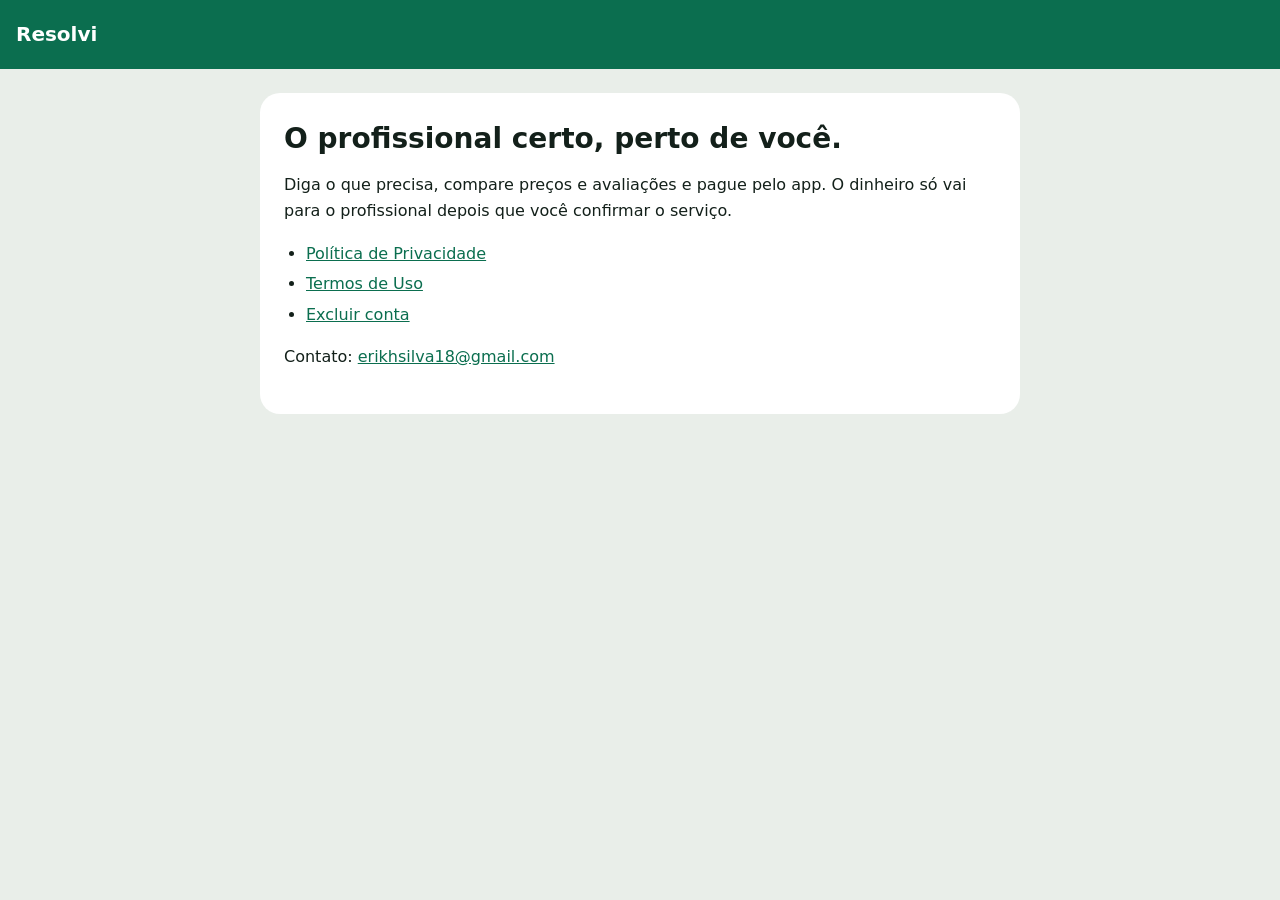
<file: index.html>
<!doctype html>
<html lang="pt-BR">
<head>
<meta charset="utf-8">
<meta name="viewport" content="width=device-width, initial-scale=1">
<title>Resolvi</title>
<link rel="stylesheet" href="style.css">
</head>
<body>
<header><a href="./">Resolvi</a></header>
<main>
<h1>O profissional certo, perto de você.</h1>
<p>Diga o que precisa, compare preços e avaliações e pague pelo app. O dinheiro só vai para o profissional depois
que você confirmar o serviço.</p>
<ul>
<li><a href="privacidade/">Política de Privacidade</a></li>
<li><a href="termos/">Termos de Uso</a></li>
<li><a href="excluir-conta/">Excluir conta</a></li>
</ul>
<p>Contato: <a href="mailto:erikhsilva18@gmail.com">erikhsilva18@gmail.com</a></p>
</main>
</body>
</html>
</file>
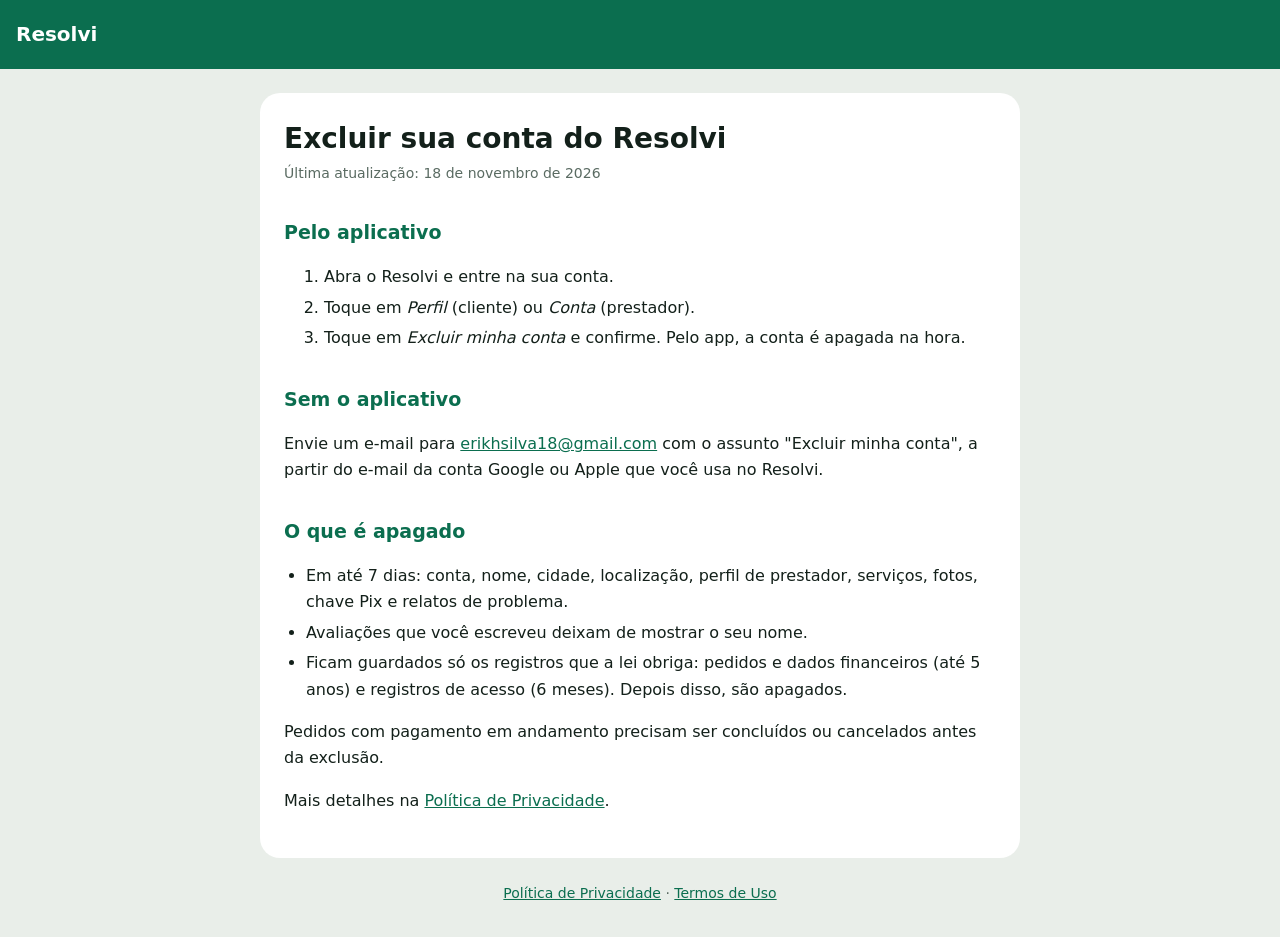
<file: excluir-conta/index.html>
<!doctype html>
<html lang="pt-BR">
<head>
<meta charset="utf-8">
<meta name="viewport" content="width=device-width, initial-scale=1">
<title>Excluir Conta · Resolvi</title>
<link rel="stylesheet" href="../style.css">
</head>
<body>
<header><a href="../">Resolvi</a></header>
<main>
<h1>Excluir sua conta do Resolvi</h1>
<p class="data">Última atualização: 18 de novembro de 2026</p>

<h2>Pelo aplicativo</h2>
<ol>
<li>Abra o Resolvi e entre na sua conta.</li>
<li>Toque em <em>Perfil</em> (cliente) ou <em>Conta</em> (prestador).</li>
<li>Toque em <em>Excluir minha conta</em> e confirme. Pelo app, a conta é apagada na hora.</li>
</ol>

<h2>Sem o aplicativo</h2>
<p>Envie um e-mail para <a href="mailto:erikhsilva18@gmail.com?subject=Excluir%20minha%20conta">erikhsilva18@gmail.com</a>
com o assunto "Excluir minha conta", a partir do e-mail da conta Google ou Apple que você usa no Resolvi.</p>

<h2>O que é apagado</h2>
<ul>
<li>Em até 7 dias: conta, nome, cidade, localização, perfil de prestador, serviços, fotos, chave Pix e relatos de problema.</li>
<li>Avaliações que você escreveu deixam de mostrar o seu nome.</li>
<li>Ficam guardados só os registros que a lei obriga: pedidos e dados financeiros (até 5 anos) e registros de acesso (6 meses). Depois disso, são apagados.</li>
</ul>
<p>Pedidos com pagamento em andamento precisam ser concluídos ou cancelados antes da exclusão.</p>
<p>Mais detalhes na <a href="../privacidade/">Política de Privacidade</a>.</p>
</main>
<footer><a href="../privacidade/">Política de Privacidade</a> · <a href="../termos/">Termos de Uso</a></footer>
</body>
</html>
</file>
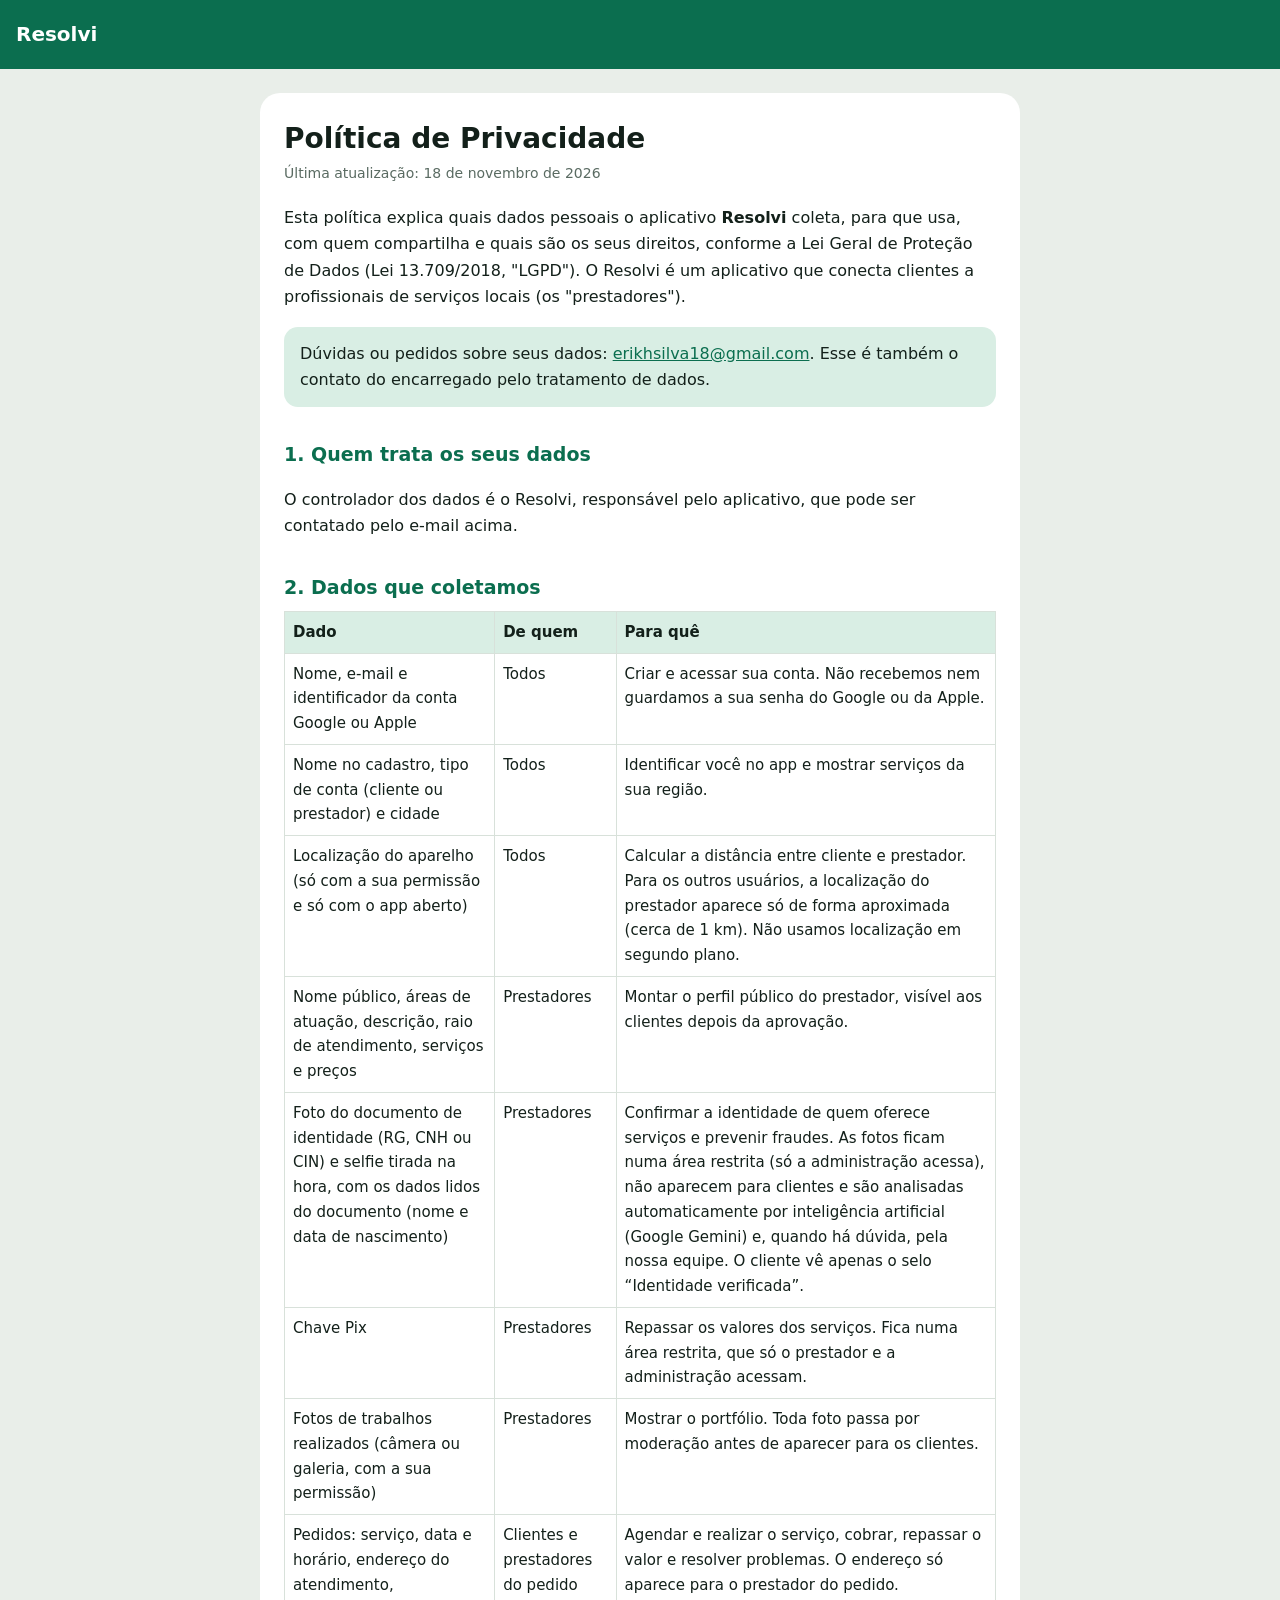
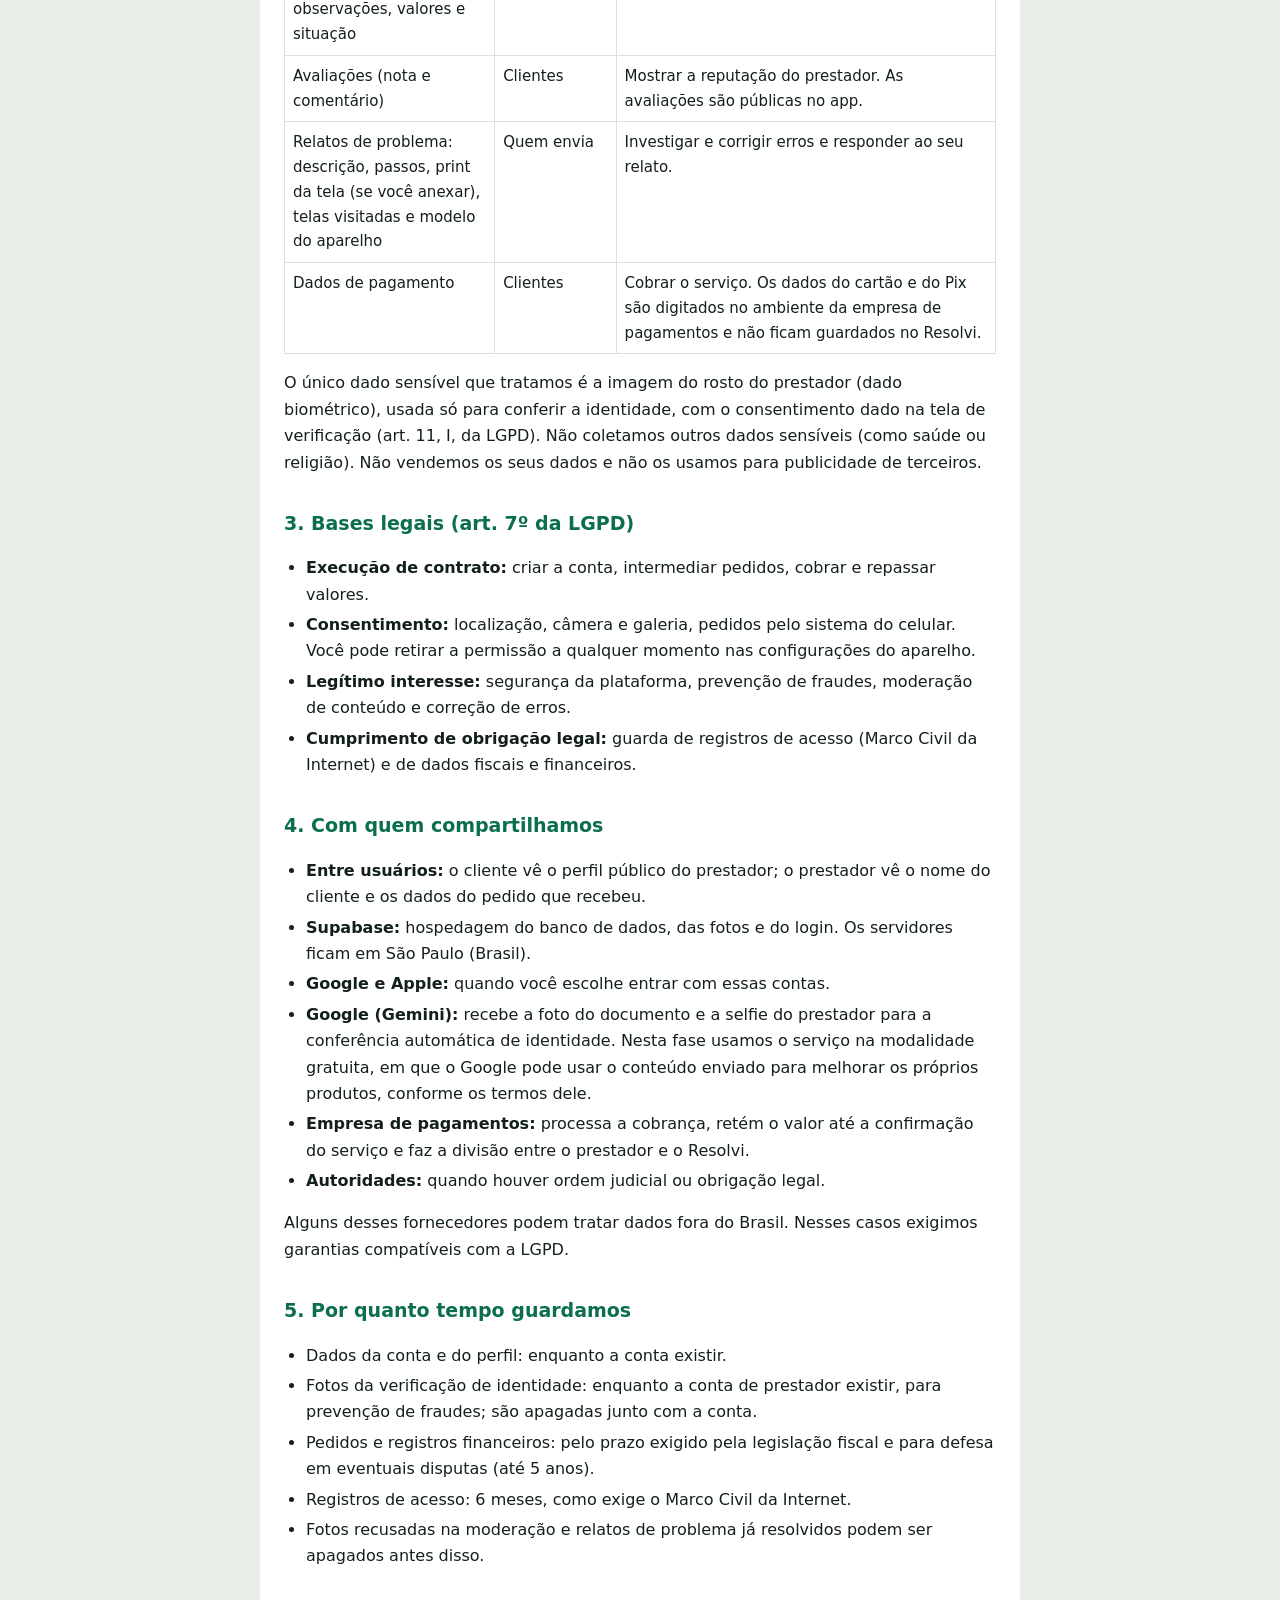
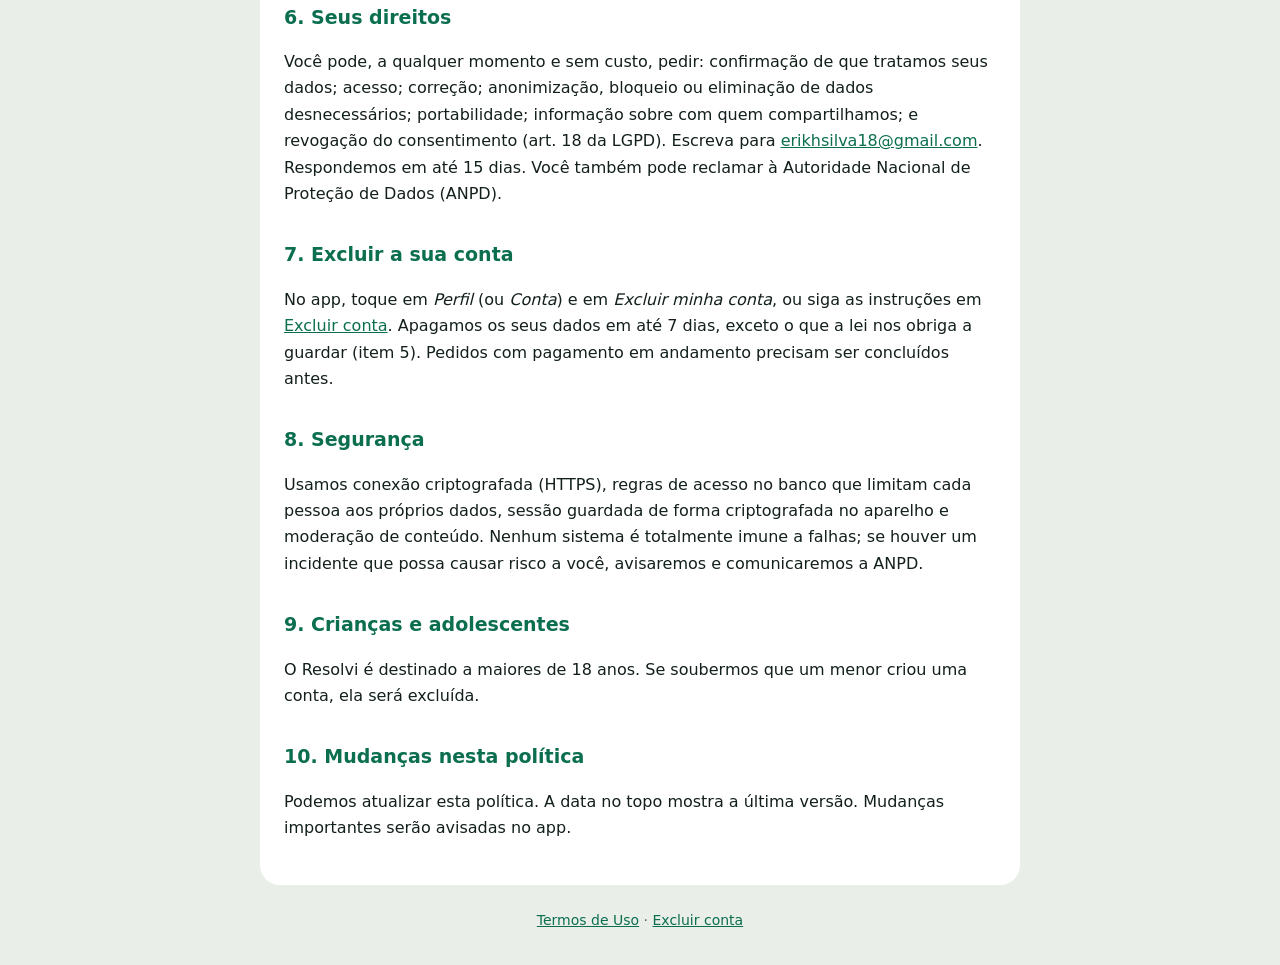
<file: privacidade/index.html>
<!doctype html>
<html lang="pt-BR">
<head>
<meta charset="utf-8">
<meta name="viewport" content="width=device-width, initial-scale=1">
<title>Política de Privacidade · Resolvi</title>
<link rel="stylesheet" href="../style.css">
</head>
<body>
<header><a href="../">Resolvi</a></header>
<main>
<h1>Política de Privacidade</h1>
<p class="data">Última atualização: 18 de novembro de 2026</p>

<p>Esta política explica quais dados pessoais o aplicativo <strong>Resolvi</strong> coleta, para que usa, com quem
compartilha e quais são os seus direitos, conforme a Lei Geral de Proteção de Dados (Lei 13.709/2018, "LGPD").
O Resolvi é um aplicativo que conecta clientes a profissionais de serviços locais (os "prestadores").</p>

<div class="caixa">Dúvidas ou pedidos sobre seus dados: <a href="mailto:erikhsilva18@gmail.com">erikhsilva18@gmail.com</a>.
Esse é também o contato do encarregado pelo tratamento de dados.</div>

<h2>1. Quem trata os seus dados</h2>
<p>O controlador dos dados é o Resolvi, responsável pelo aplicativo, que pode ser contatado pelo e-mail acima.</p>

<h2>2. Dados que coletamos</h2>
<table>
<tr><th>Dado</th><th>De quem</th><th>Para quê</th></tr>
<tr><td>Nome, e-mail e identificador da conta Google ou Apple</td><td>Todos</td><td>Criar e acessar sua conta. Não recebemos nem guardamos a sua senha do Google ou da Apple.</td></tr>
<tr><td>Nome no cadastro, tipo de conta (cliente ou prestador) e cidade</td><td>Todos</td><td>Identificar você no app e mostrar serviços da sua região.</td></tr>
<tr><td>Localização do aparelho (só com a sua permissão e só com o app aberto)</td><td>Todos</td><td>Calcular a distância entre cliente e prestador. Para os outros usuários, a localização do prestador aparece só de forma aproximada (cerca de 1 km). Não usamos localização em segundo plano.</td></tr>
<tr><td>Nome público, áreas de atuação, descrição, raio de atendimento, serviços e preços</td><td>Prestadores</td><td>Montar o perfil público do prestador, visível aos clientes depois da aprovação.</td></tr>
<tr><td>Foto do documento de identidade (RG, CNH ou CIN) e selfie tirada na hora, com os dados lidos do documento (nome e data de nascimento)</td><td>Prestadores</td><td>Confirmar a identidade de quem oferece serviços e prevenir fraudes. As fotos ficam numa área restrita (só a administração acessa), não aparecem para clientes e são analisadas automaticamente por inteligência artificial (Google Gemini) e, quando há dúvida, pela nossa equipe. O cliente vê apenas o selo “Identidade verificada”.</td></tr>
<tr><td>Chave Pix</td><td>Prestadores</td><td>Repassar os valores dos serviços. Fica numa área restrita, que só o prestador e a administração acessam.</td></tr>
<tr><td>Fotos de trabalhos realizados (câmera ou galeria, com a sua permissão)</td><td>Prestadores</td><td>Mostrar o portfólio. Toda foto passa por moderação antes de aparecer para os clientes.</td></tr>
<tr><td>Pedidos: serviço, data e horário, endereço do atendimento, observações, valores e situação</td><td>Clientes e prestadores do pedido</td><td>Agendar e realizar o serviço, cobrar, repassar o valor e resolver problemas. O endereço só aparece para o prestador do pedido.</td></tr>
<tr><td>Avaliações (nota e comentário)</td><td>Clientes</td><td>Mostrar a reputação do prestador. As avaliações são públicas no app.</td></tr>
<tr><td>Relatos de problema: descrição, passos, print da tela (se você anexar), telas visitadas e modelo do aparelho</td><td>Quem envia</td><td>Investigar e corrigir erros e responder ao seu relato.</td></tr>
<tr><td>Dados de pagamento</td><td>Clientes</td><td>Cobrar o serviço. Os dados do cartão e do Pix são digitados no ambiente da empresa de pagamentos e não ficam guardados no Resolvi.</td></tr>
</table>
<p>O único dado sensível que tratamos é a imagem do rosto do prestador (dado biométrico), usada só para conferir a
identidade, com o consentimento dado na tela de verificação (art. 11, I, da LGPD). Não coletamos outros dados sensíveis
(como saúde ou religião). Não vendemos os seus dados e não os usamos para publicidade de terceiros.</p>

<h2>3. Bases legais (art. 7º da LGPD)</h2>
<ul>
<li><strong>Execução de contrato:</strong> criar a conta, intermediar pedidos, cobrar e repassar valores.</li>
<li><strong>Consentimento:</strong> localização, câmera e galeria, pedidos pelo sistema do celular. Você pode retirar a permissão a qualquer momento nas configurações do aparelho.</li>
<li><strong>Legítimo interesse:</strong> segurança da plataforma, prevenção de fraudes, moderação de conteúdo e correção de erros.</li>
<li><strong>Cumprimento de obrigação legal:</strong> guarda de registros de acesso (Marco Civil da Internet) e de dados fiscais e financeiros.</li>
</ul>

<h2>4. Com quem compartilhamos</h2>
<ul>
<li><strong>Entre usuários:</strong> o cliente vê o perfil público do prestador; o prestador vê o nome do cliente e os dados do pedido que recebeu.</li>
<li><strong>Supabase:</strong> hospedagem do banco de dados, das fotos e do login. Os servidores ficam em São Paulo (Brasil).</li>
<li><strong>Google e Apple:</strong> quando você escolhe entrar com essas contas.</li>
<li><strong>Google (Gemini):</strong> recebe a foto do documento e a selfie do prestador para a conferência automática de identidade. Nesta fase usamos o serviço na modalidade gratuita, em que o Google pode usar o conteúdo enviado para melhorar os próprios produtos, conforme os termos dele.</li>
<li><strong>Empresa de pagamentos:</strong> processa a cobrança, retém o valor até a confirmação do serviço e faz a divisão entre o prestador e o Resolvi.</li>
<li><strong>Autoridades:</strong> quando houver ordem judicial ou obrigação legal.</li>
</ul>
<p>Alguns desses fornecedores podem tratar dados fora do Brasil. Nesses casos exigimos garantias compatíveis com a LGPD.</p>

<h2>5. Por quanto tempo guardamos</h2>
<ul>
<li>Dados da conta e do perfil: enquanto a conta existir.</li>
<li>Fotos da verificação de identidade: enquanto a conta de prestador existir, para prevenção de fraudes; são apagadas junto com a conta.</li>
<li>Pedidos e registros financeiros: pelo prazo exigido pela legislação fiscal e para defesa em eventuais disputas (até 5 anos).</li>
<li>Registros de acesso: 6 meses, como exige o Marco Civil da Internet.</li>
<li>Fotos recusadas na moderação e relatos de problema já resolvidos podem ser apagados antes disso.</li>
</ul>

<h2>6. Seus direitos</h2>
<p>Você pode, a qualquer momento e sem custo, pedir: confirmação de que tratamos seus dados; acesso; correção;
anonimização, bloqueio ou eliminação de dados desnecessários; portabilidade; informação sobre com quem compartilhamos;
e revogação do consentimento (art. 18 da LGPD). Escreva para <a href="mailto:erikhsilva18@gmail.com">erikhsilva18@gmail.com</a>.
Respondemos em até 15 dias. Você também pode reclamar à Autoridade Nacional de Proteção de Dados (ANPD).</p>

<h2>7. Excluir a sua conta</h2>
<p>No app, toque em <em>Perfil</em> (ou <em>Conta</em>) e em <em>Excluir minha conta</em>, ou siga as instruções em
<a href="../excluir-conta/">Excluir conta</a>. Apagamos os seus dados em até 7 dias, exceto o que a lei nos obriga a
guardar (item 5). Pedidos com pagamento em andamento precisam ser concluídos antes.</p>

<h2>8. Segurança</h2>
<p>Usamos conexão criptografada (HTTPS), regras de acesso no banco que limitam cada pessoa aos próprios dados, sessão
guardada de forma criptografada no aparelho e moderação de conteúdo. Nenhum sistema é totalmente imune a falhas; se
houver um incidente que possa causar risco a você, avisaremos e comunicaremos a ANPD.</p>

<h2>9. Crianças e adolescentes</h2>
<p>O Resolvi é destinado a maiores de 18 anos. Se soubermos que um menor criou uma conta, ela será excluída.</p>

<h2>10. Mudanças nesta política</h2>
<p>Podemos atualizar esta política. A data no topo mostra a última versão. Mudanças importantes serão avisadas no app.</p>
</main>
<footer><a href="../termos/">Termos de Uso</a> · <a href="../excluir-conta/">Excluir conta</a></footer>
</body>
</html>
</file>
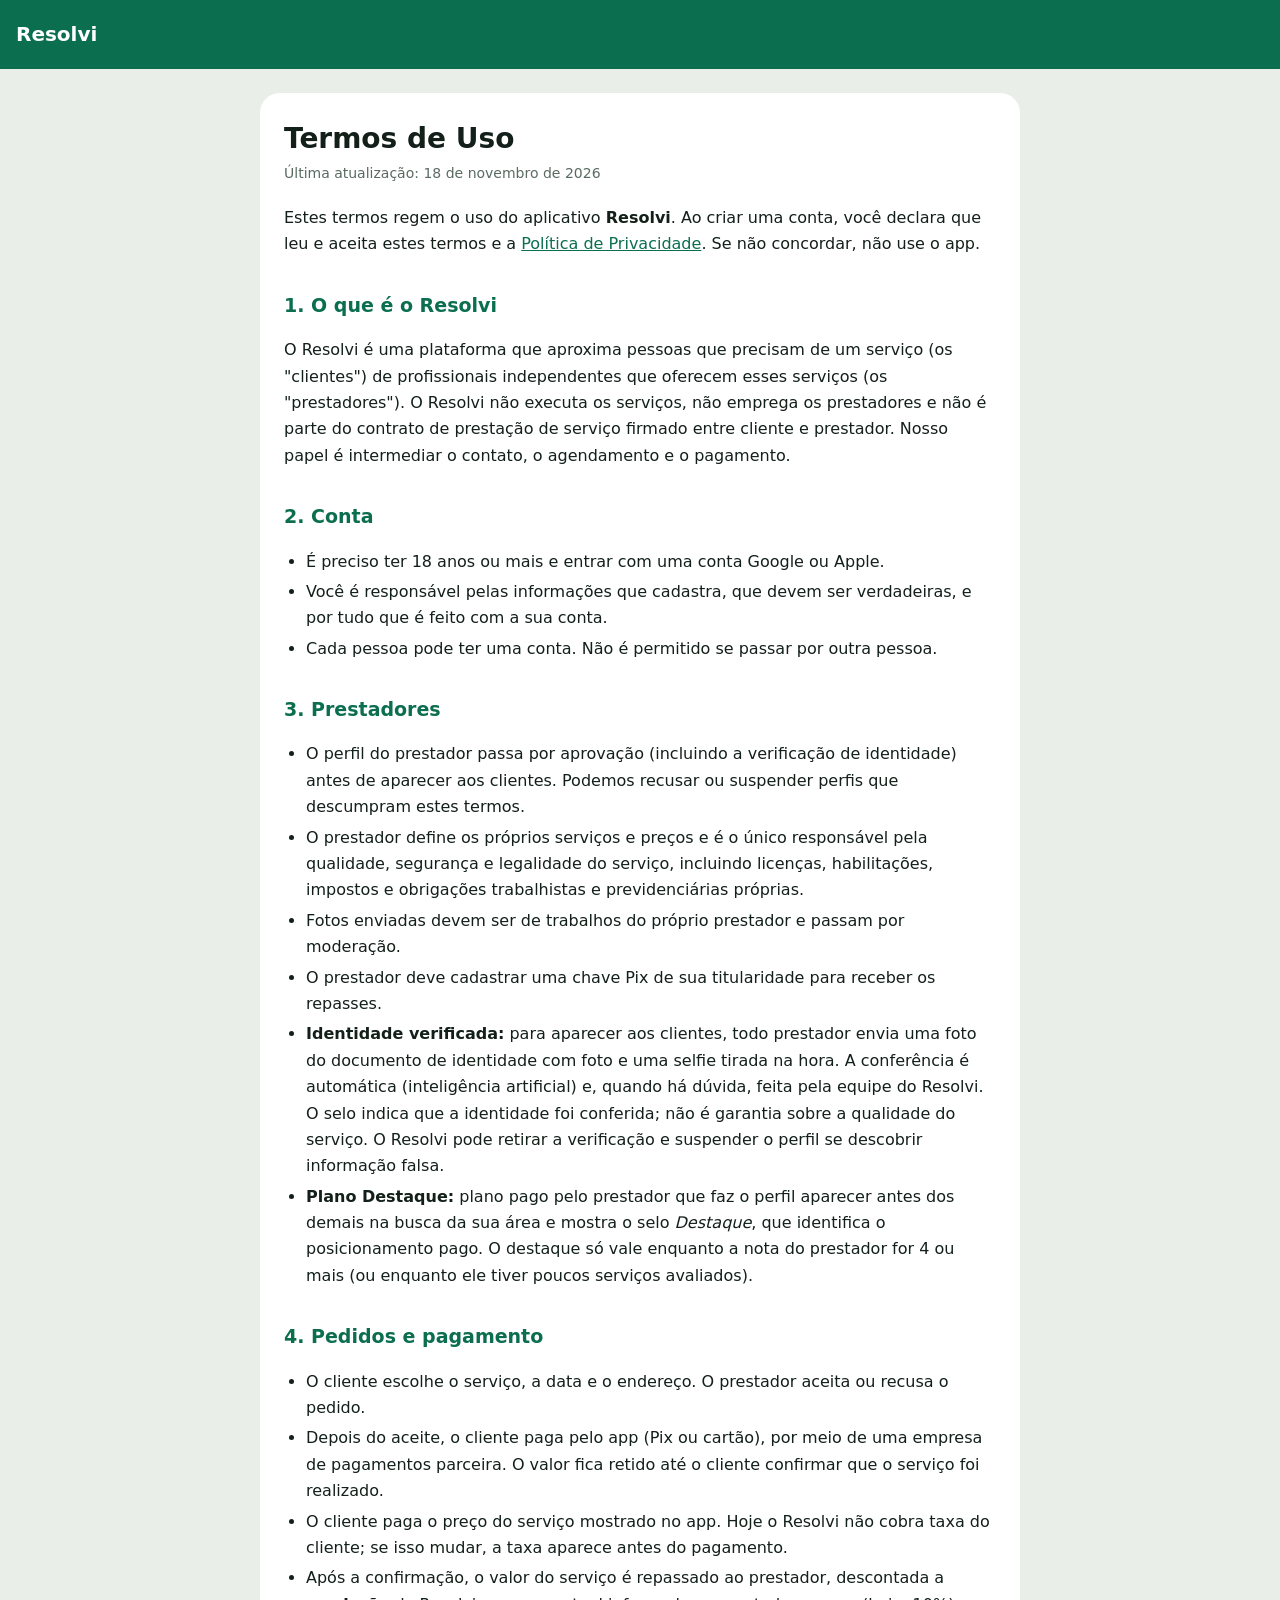
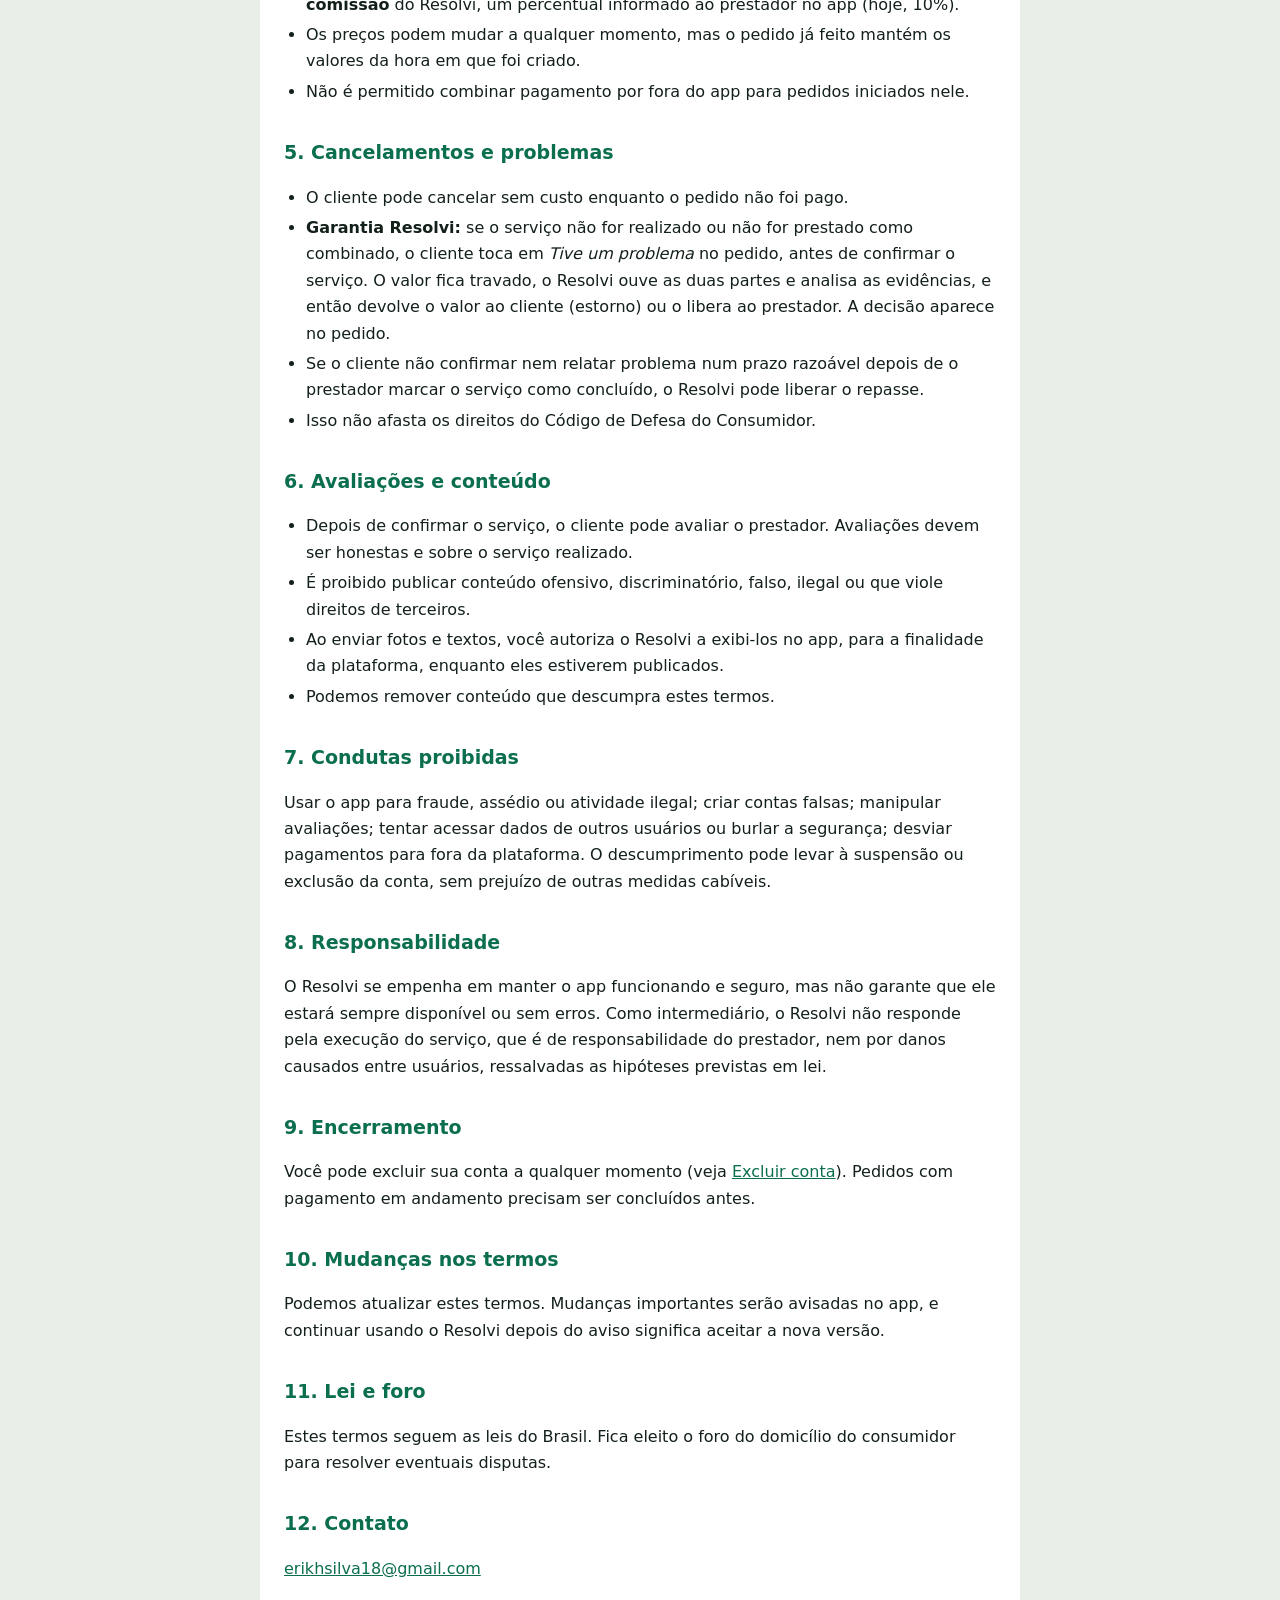
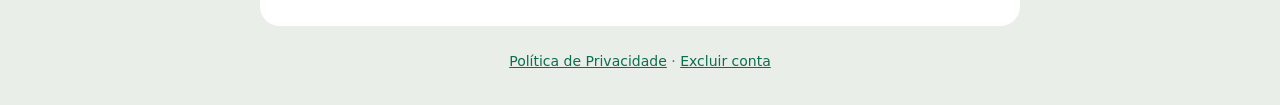
<file: termos/index.html>
<!doctype html>
<html lang="pt-BR">
<head>
<meta charset="utf-8">
<meta name="viewport" content="width=device-width, initial-scale=1">
<title>Termos de Uso · Resolvi</title>
<link rel="stylesheet" href="../style.css">
</head>
<body>
<header><a href="../">Resolvi</a></header>
<main>
<h1>Termos de Uso</h1>
<p class="data">Última atualização: 18 de novembro de 2026</p>

<p>Estes termos regem o uso do aplicativo <strong>Resolvi</strong>. Ao criar uma conta, você declara que leu e aceita
estes termos e a <a href="../privacidade/">Política de Privacidade</a>. Se não concordar, não use o app.</p>

<h2>1. O que é o Resolvi</h2>
<p>O Resolvi é uma plataforma que aproxima pessoas que precisam de um serviço (os "clientes") de profissionais
independentes que oferecem esses serviços (os "prestadores"). O Resolvi não executa os serviços, não emprega os
prestadores e não é parte do contrato de prestação de serviço firmado entre cliente e prestador. Nosso papel é
intermediar o contato, o agendamento e o pagamento.</p>

<h2>2. Conta</h2>
<ul>
<li>É preciso ter 18 anos ou mais e entrar com uma conta Google ou Apple.</li>
<li>Você é responsável pelas informações que cadastra, que devem ser verdadeiras, e por tudo que é feito com a sua conta.</li>
<li>Cada pessoa pode ter uma conta. Não é permitido se passar por outra pessoa.</li>
</ul>

<h2>3. Prestadores</h2>
<ul>
<li>O perfil do prestador passa por aprovação (incluindo a verificação de identidade) antes de aparecer aos clientes. Podemos recusar ou suspender perfis que descumpram estes termos.</li>
<li>O prestador define os próprios serviços e preços e é o único responsável pela qualidade, segurança e legalidade do serviço, incluindo licenças, habilitações, impostos e obrigações trabalhistas e previdenciárias próprias.</li>
<li>Fotos enviadas devem ser de trabalhos do próprio prestador e passam por moderação.</li>
<li>O prestador deve cadastrar uma chave Pix de sua titularidade para receber os repasses.</li>
<li><strong>Identidade verificada:</strong> para aparecer aos clientes, todo prestador envia uma foto do documento de identidade com foto e uma selfie tirada na hora. A conferência é automática (inteligência artificial) e, quando há dúvida, feita pela equipe do Resolvi. O selo indica que a identidade foi conferida; não é garantia sobre a qualidade do serviço. O Resolvi pode retirar a verificação e suspender o perfil se descobrir informação falsa.</li>
<li><strong>Plano Destaque:</strong> plano pago pelo prestador que faz o perfil aparecer antes dos demais na busca da sua área e mostra o selo <em>Destaque</em>, que identifica o posicionamento pago. O destaque só vale enquanto a nota do prestador for 4 ou mais (ou enquanto ele tiver poucos serviços avaliados).</li>
</ul>

<h2>4. Pedidos e pagamento</h2>
<ul>
<li>O cliente escolhe o serviço, a data e o endereço. O prestador aceita ou recusa o pedido.</li>
<li>Depois do aceite, o cliente paga pelo app (Pix ou cartão), por meio de uma empresa de pagamentos parceira. O valor fica retido até o cliente confirmar que o serviço foi realizado.</li>
<li>O cliente paga o preço do serviço mostrado no app. Hoje o Resolvi não cobra taxa do cliente; se isso mudar, a taxa aparece antes do pagamento.</li>
<li>Após a confirmação, o valor do serviço é repassado ao prestador, descontada a <strong>comissão</strong> do Resolvi, um percentual informado ao prestador no app (hoje, 10%).</li>
<li>Os preços podem mudar a qualquer momento, mas o pedido já feito mantém os valores da hora em que foi criado.</li>
<li>Não é permitido combinar pagamento por fora do app para pedidos iniciados nele.</li>
</ul>

<h2>5. Cancelamentos e problemas</h2>
<ul>
<li>O cliente pode cancelar sem custo enquanto o pedido não foi pago.</li>
<li><strong>Garantia Resolvi:</strong> se o serviço não for realizado ou não for prestado como combinado, o cliente toca em <em>Tive um problema</em> no pedido, antes de confirmar o serviço. O valor fica travado, o Resolvi ouve as duas partes e analisa as evidências, e então devolve o valor ao cliente (estorno) ou o libera ao prestador. A decisão aparece no pedido.</li>
<li>Se o cliente não confirmar nem relatar problema num prazo razoável depois de o prestador marcar o serviço como concluído, o Resolvi pode liberar o repasse.</li>
<li>Isso não afasta os direitos do Código de Defesa do Consumidor.</li>
</ul>

<h2>6. Avaliações e conteúdo</h2>
<ul>
<li>Depois de confirmar o serviço, o cliente pode avaliar o prestador. Avaliações devem ser honestas e sobre o serviço realizado.</li>
<li>É proibido publicar conteúdo ofensivo, discriminatório, falso, ilegal ou que viole direitos de terceiros.</li>
<li>Ao enviar fotos e textos, você autoriza o Resolvi a exibi-los no app, para a finalidade da plataforma, enquanto eles estiverem publicados.</li>
<li>Podemos remover conteúdo que descumpra estes termos.</li>
</ul>

<h2>7. Condutas proibidas</h2>
<p>Usar o app para fraude, assédio ou atividade ilegal; criar contas falsas; manipular avaliações; tentar acessar
dados de outros usuários ou burlar a segurança; desviar pagamentos para fora da plataforma. O descumprimento pode
levar à suspensão ou exclusão da conta, sem prejuízo de outras medidas cabíveis.</p>

<h2>8. Responsabilidade</h2>
<p>O Resolvi se empenha em manter o app funcionando e seguro, mas não garante que ele estará sempre disponível ou sem
erros. Como intermediário, o Resolvi não responde pela execução do serviço, que é de responsabilidade do prestador,
nem por danos causados entre usuários, ressalvadas as hipóteses previstas em lei.</p>

<h2>9. Encerramento</h2>
<p>Você pode excluir sua conta a qualquer momento (veja <a href="../excluir-conta/">Excluir conta</a>). Pedidos com
pagamento em andamento precisam ser concluídos antes.</p>

<h2>10. Mudanças nos termos</h2>
<p>Podemos atualizar estes termos. Mudanças importantes serão avisadas no app, e continuar usando o Resolvi depois do
aviso significa aceitar a nova versão.</p>

<h2>11. Lei e foro</h2>
<p>Estes termos seguem as leis do Brasil. Fica eleito o foro do domicílio do consumidor para resolver eventuais
disputas.</p>

<h2>12. Contato</h2>
<p><a href="mailto:erikhsilva18@gmail.com">erikhsilva18@gmail.com</a></p>
</main>
<footer><a href="../privacidade/">Política de Privacidade</a> · <a href="../excluir-conta/">Excluir conta</a></footer>
</body>
</html>
</file>
<file: style.css>
:root{--bg:#E9EEE9;--surface:#fff;--ink:#13201A;--muted:#5A6B62;--line:#D8E1DA;--brand:#0B6E4F;--soft:#D9EEE4}
*{box-sizing:border-box}
body{margin:0;background:var(--bg);color:var(--ink);font:16px/1.65 Inter,system-ui,-apple-system,"Segoe UI",Roboto,sans-serif}
header{background:var(--brand);color:#fff;padding:18px 16px}
header a{color:#fff;text-decoration:none;font-weight:700;font-size:20px}
main{max-width:760px;margin:24px auto;padding:28px 24px;background:var(--surface);border-radius:20px}
@media (max-width:800px){main{margin:0;border-radius:0;padding:24px 16px}}
h1{font-size:28px;line-height:1.25;margin:0 0 6px}
h2{font-size:19px;margin:32px 0 8px;color:var(--brand)}
.data{color:var(--muted);font-size:14px;margin:0 0 20px}
a{color:var(--brand)}
ul{padding-left:22px}li{margin:4px 0}
table{width:100%;border-collapse:collapse;font-size:15px;margin:8px 0}
th,td{border:1px solid var(--line);padding:8px;text-align:left;vertical-align:top}
th{background:var(--soft)}
.caixa{background:var(--soft);border-radius:14px;padding:14px 16px;margin:16px 0}
footer{max-width:760px;margin:0 auto 32px;padding:0 16px;color:var(--muted);font-size:14px;text-align:center}
</file>
